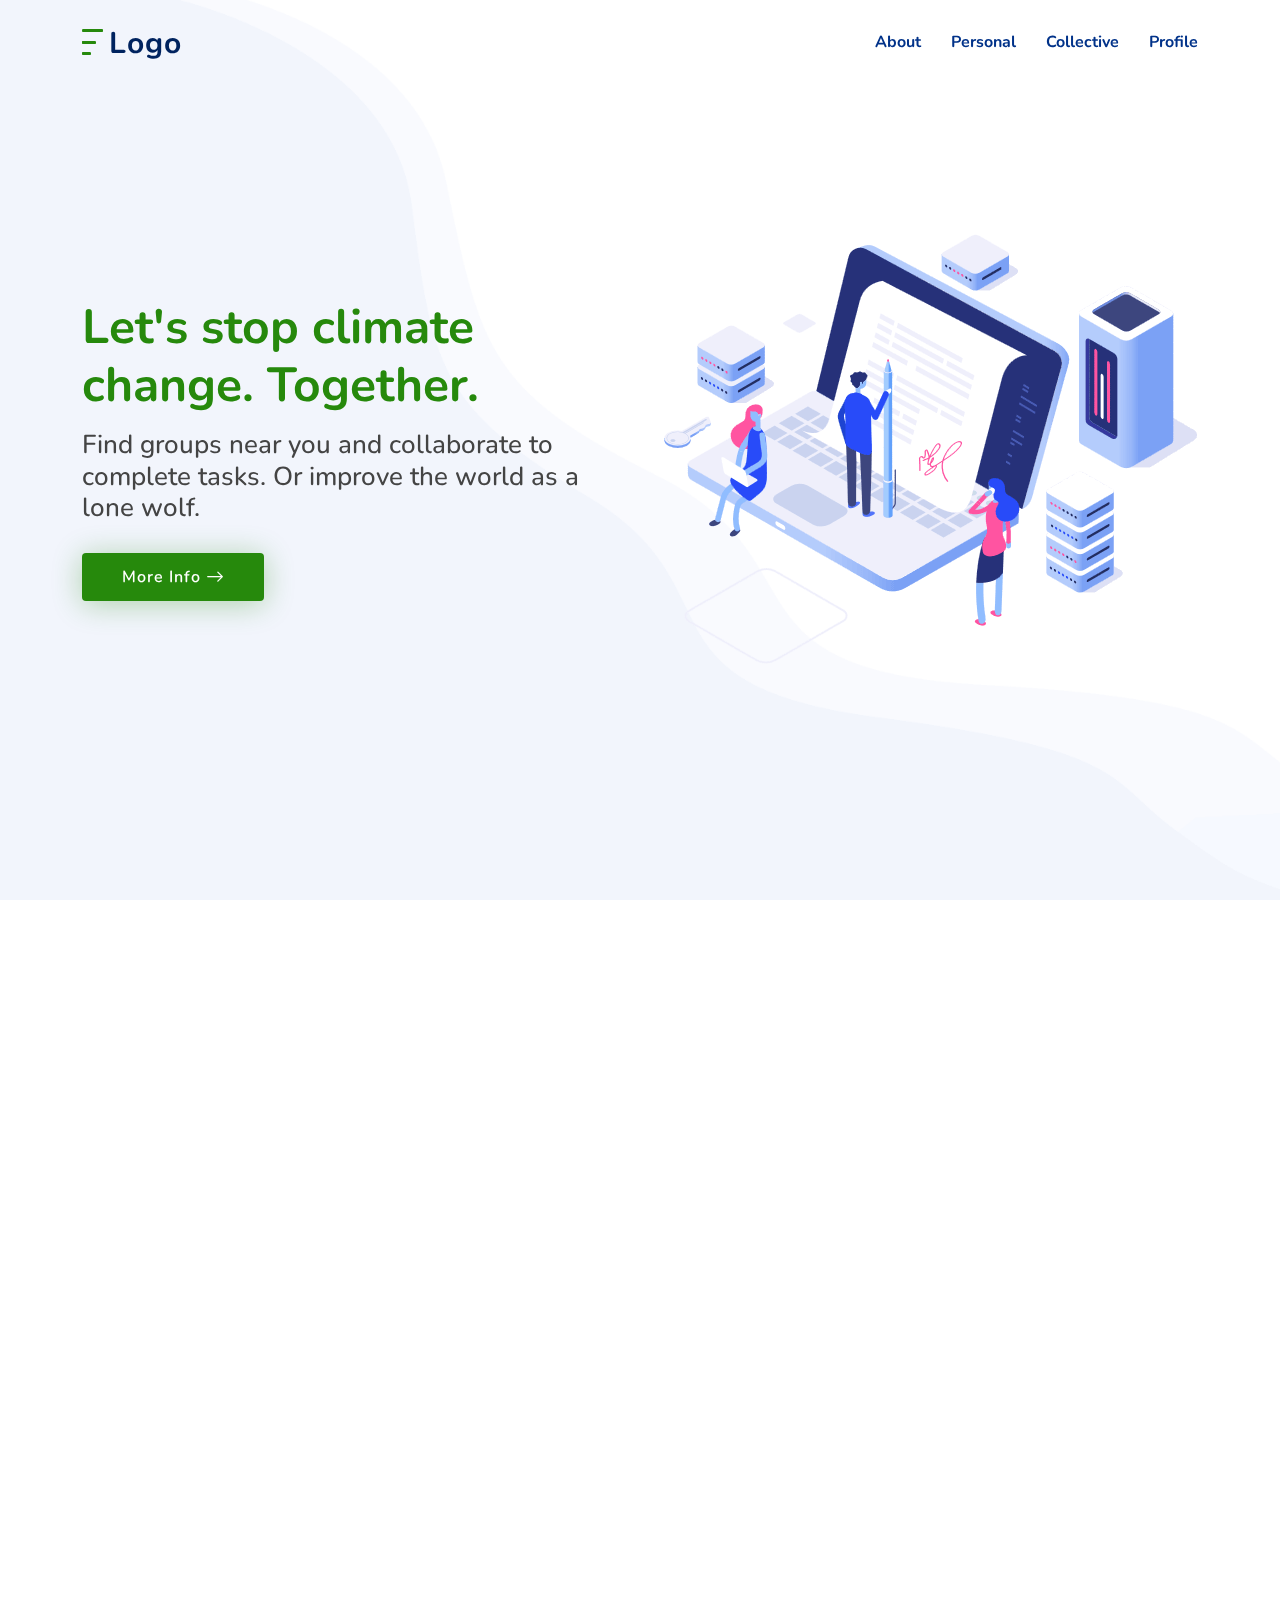
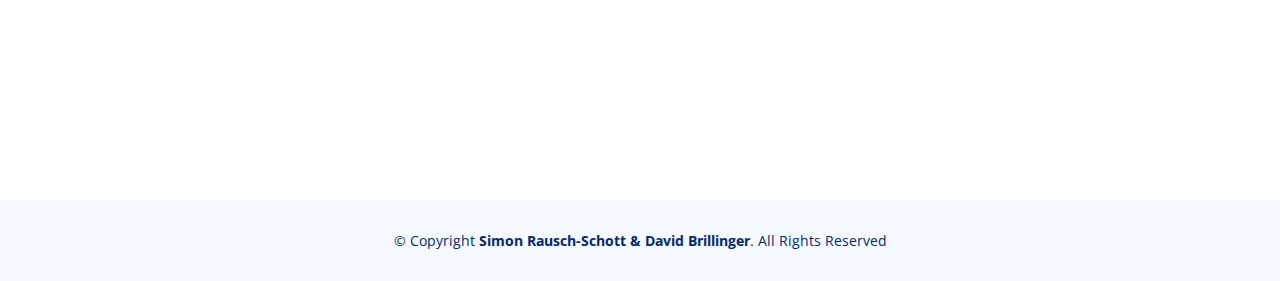
<file: index.html>
<!DOCTYPE html>
<html lang="en">

<head>
  <meta charset="utf-8">
  <meta content="width=device-width, initial-scale=1.0" name="viewport">

  <title>Home - Logo</title>
  <meta content="aaaaAAAAAHHHHH!" name="description">

  <meta content="" name="keywords">

  <!-- Favicons -->
  <link href="assets/img/favicon.png" rel="icon">
  <link href="assets/img/apple-touch-icon.png" rel="apple-touch-icon">

  <!-- Google Fonts -->
  <link href="https://fonts.googleapis.com/css?family=Open+Sans:300,300i,400,400i,600,600i,700,700i|Nunito:300,300i,400,400i,600,600i,700,700i|Poppins:300,300i,400,400i,500,500i,600,600i,700,700i" rel="stylesheet">

  <!-- Vendor CSS Files -->
  <link href="assets/vendor/bootstrap/css/bootstrap.min.css" rel="stylesheet">
  <link href="assets/vendor/bootstrap-icons/bootstrap-icons.css" rel="stylesheet">
  <link href="assets/vendor/aos/aos.css" rel="stylesheet">
  <link href="assets/vendor/remixicon/remixicon.css" rel="stylesheet">
  <link href="assets/vendor/swiper/swiper-bundle.min.css" rel="stylesheet">
  <link href="assets/vendor/glightbox/css/glightbox.min.css" rel="stylesheet">

  <!-- Template Main CSS File -->
  <link href="assets/css/style.css" rel="stylesheet">

</head>

<body>
  <!-- ======= Header ======= -->
  <header id="header" class="header fixed-top">
    <div class="container-fluid container-xl d-flex align-items-center justify-content-between">

      <a href="index.html" class="logo d-flex align-items-center">
        <img src="assets/img/logo_green.png" alt="">
        <span>Logo</span>
      </a>

      <nav id="navbar" class="navbar">
        <ul>
          <li><a class="nav-link scrollto" href="#about">About</a></li>
          <li><a class="nav-link scrollto" href="personal.html">Personal</a></li>
          <li><a class="nav-link scrollto" href="collective.html">Collective</a></li>
          <li><a class="nav-link scrollto" href="profile.html">Profile</a></li>
        </ul>
        <i class="bi bi-list mobile-nav-toggle"></i>
      </nav><!-- .navbar -->

    </div>
  </header><!-- End Header -->

  <!-- ======= Hero Section ======= -->
  <section id="hero" class="hero d-flex align-items-center">

    <div class="container">
      <div class="row">
        <div class="col-lg-6 d-flex flex-column justify-content-center">
          <h1 data-aos="fade-up">Let's stop climate change. Together.</h1>
          <h2 data-aos="fade-up" data-aos-delay="400">Find groups near you and collaborate to complete tasks. Or improve the world as a lone wolf.</h2>
          <div data-aos="fade-up" data-aos-delay="600">
            <div class="text-center text-lg-start">
              <a href="#about" class="btn-get-started scrollto d-inline-flex align-items-center justify-content-center align-self-center">
                <span>More Info</span>
                <i class="bi bi-arrow-right"></i>
              </a>
            </div>
          </div>
        </div>
        <div class="col-lg-6 hero-img" data-aos="zoom-out" data-aos-delay="200">
          <img src="assets/img/hero-img.png" class="img-fluid" alt="">
        </div>
      </div>
    </div>

  </section><!-- End Hero -->

  <main id="main">
    <!-- ======= About Section ======= -->
    <section id="about" class="about">

      <div class="container" data-aos="fade-up">
        <div class="row gx-0">

          <div class="col-lg-6 d-flex flex-column justify-content-center" data-aos="fade-up" data-aos-delay="200">
            <div class="content">
              <h3>What we do</h3>
              <h2>We encourage people to complete tasks, whether it's on their own or in groups</h2>
              <p>
                To do so we offer a platform where you can join groups to take action for a good cause. Those groups are restricted to a specific town or city, which means there can only be one group per city.
                <br>
                If there is no group for your town yet, you could be the one that's responsible for your town from now on. Just contact us, and we will create the group for you.
                <br><br>
                <strong>Groups</strong><br>
                Group admins can create events, such as "Collecting trash". <br>
                If you see an event you are interested in, feel free to join and participate.
              </p>

              <div class="text-center text-lg-start">
                <a href="collective.html" class="btn-read-more d-inline-flex align-items-center justify-content-center align-self-center">
                  <span>Collective</span>
                  <i class="bi bi-arrow-right"></i>
                </a>
              </div>

              <p>
                <br><br>
                <strong>Lone Wolf</strong><br>
                Apart from groups, you can also make a change on your own. By calculating your CO2 footprint we can give you tips for topics you might want to improve in.
              </p>

              <div class="text-center text-lg-start">
                <a href="personal.html" class="btn-read-more d-inline-flex align-items-center justify-content-center align-self-center">
                  <span>Personal</span>
                  <i class="bi bi-arrow-right"></i>
                </a>
              </div>

            </div>
          </div>

          <div class="col-lg-6 d-flex align-items-center" data-aos="zoom-out" data-aos-delay="200">
            <img src="assets/img/about.jpg" class="img-fluid" alt="">
          </div>

        </div>
      </div>

    </section><!-- End About Section -->

  </main><!-- End #main -->

  <!-- ======= Footer ======= -->
  <footer id="footer" class="footer">
    <div class="container">
      <div class="copyright">
        &copy; Copyright <strong><span>Simon Rausch-Schott & David Brillinger</span></strong>. All Rights Reserved
      </div>
    </div>
  </footer><!-- End Footer -->

  <a href="#" class="back-to-top d-flex align-items-center justify-content-center"><i class="bi bi-arrow-up-short"></i></a>

  <!-- Vendor JS Files -->
  <script src="assets/vendor/bootstrap/js/bootstrap.bundle.js"></script>
  <script src="assets/vendor/aos/aos.js"></script>
  <script src="assets/vendor/php-email-form/validate.js"></script>
  <script src="assets/vendor/swiper/swiper-bundle.min.js"></script>
  <script src="assets/vendor/purecounter/purecounter.js"></script>
  <script src="assets/vendor/isotope-layout/isotope.pkgd.min.js"></script>
  <script src="assets/vendor/glightbox/js/glightbox.min.js"></script>

  <!-- Template Main JS File -->
  <script src="assets/js/main.js"></script>

</body>

</html>
</file>
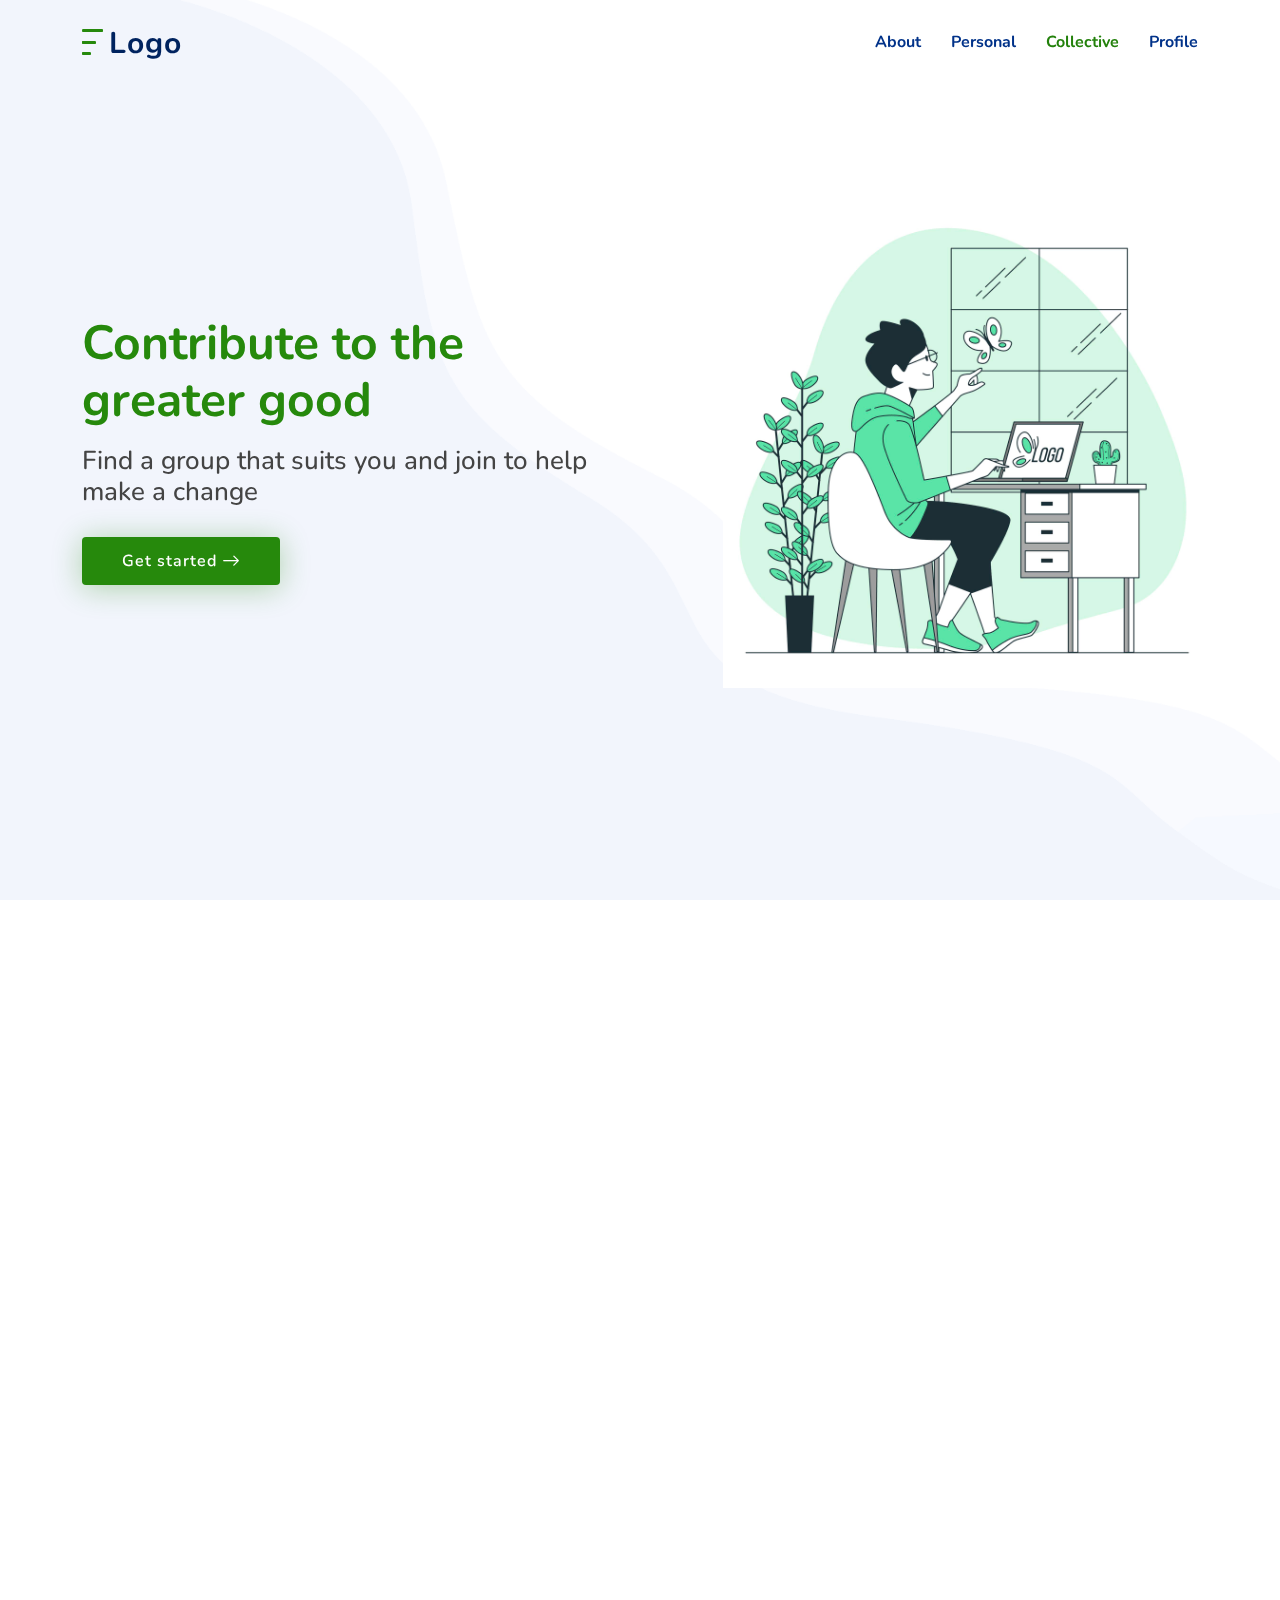
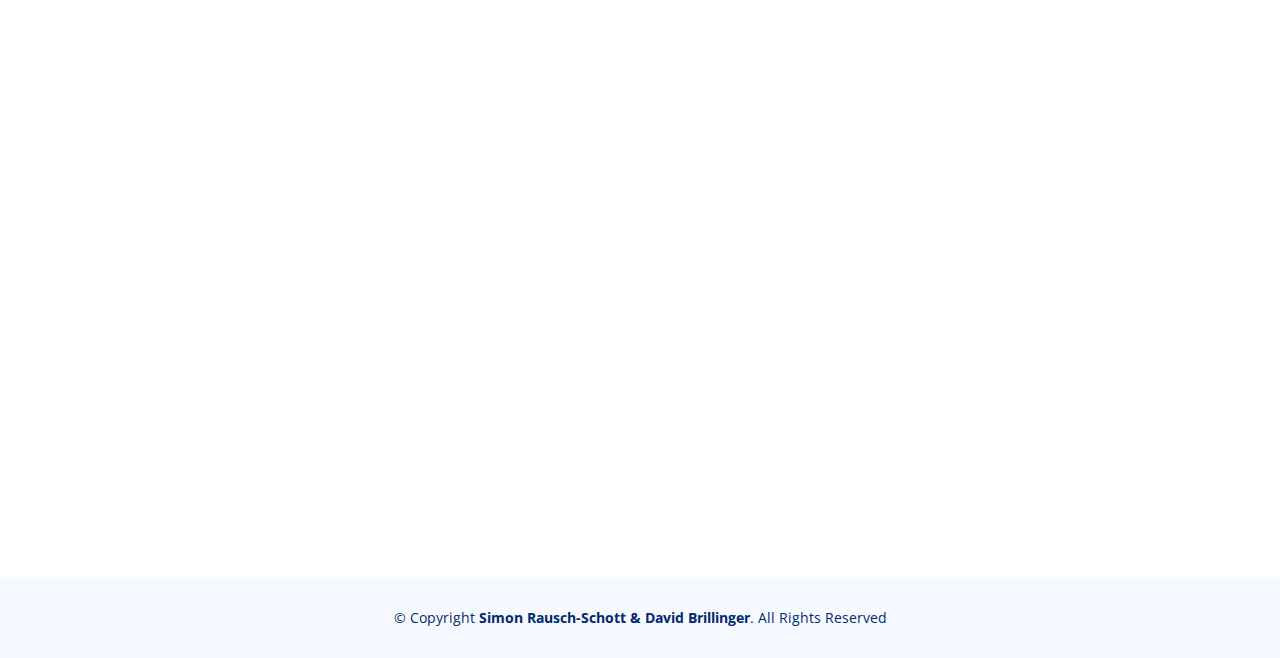
<file: collective.html>
<!DOCTYPE html>
<html lang="en">

<head>
  <meta charset="utf-8">
  <meta content="width=device-width, initial-scale=1.0" name="viewport">

  <title>Logo - Collective</title>
  <meta content="" name="description">

  <meta content="" name="keywords">

  <!-- Favicons -->
  <link href="assets/img/favicon.png" rel="icon">
  <link href="assets/img/apple-touch-icon.png" rel="apple-touch-icon">
  <link rel="stylesheet" href="https://use.fontawesome.com/releases/v5.15.4/css/all.css" integrity="sha384-DyZ88mC6Up2uqS4h/KRgHuoeGwBcD4Ng9SiP4dIRy0EXTlnuz47vAwmeGwVChigm" crossorigin="anonymous">

  <!-- Google Fonts -->
  <link href="https://fonts.googleapis.com/css?family=Open+Sans:300,300i,400,400i,600,600i,700,700i|Nunito:300,300i,400,400i,600,600i,700,700i|Poppins:300,300i,400,400i,500,500i,600,600i,700,700i" rel="stylesheet">

  <!-- Vendor CSS Files -->
  <link href="assets/vendor/bootstrap/css/bootstrap.min.css" rel="stylesheet">
  <link href="assets/vendor/bootstrap-icons/bootstrap-icons.css" rel="stylesheet">
  <link href="assets/vendor/aos/aos.css" rel="stylesheet">
  <link href="assets/vendor/remixicon/remixicon.css" rel="stylesheet">
  <link href="assets/vendor/swiper/swiper-bundle.min.css" rel="stylesheet">
  <link href="assets/vendor/glightbox/css/glightbox.min.css" rel="stylesheet">

  <!-- Template Main CSS File -->
  <link href="assets/css/style.css" rel="stylesheet">

</head>

<body>
  <!-- ======= Header ======= -->
  <header id="header" class="header fixed-top">
    <div class="container-fluid container-xl d-flex align-items-center justify-content-between">

      <a href="index.html" class="logo d-flex align-items-center">
        <img src="assets/img/logo_green.png" alt="">
        <span>Logo</span>
      </a>

      <nav id="navbar" class="navbar">
        <ul>
          <li><a class="nav-link scrollto" href="index.html#about">About</a></li>
          <li><a class="nav-link scrollto" href="personal.html">Personal</a></li>
          <li><a class="nav-link active scrollto" href="#">Collective</a></li>
          <li><a class="nav-link scrollto" href="profile.html">Profile</a></li>
        </ul>
        <i class="bi bi-list mobile-nav-toggle"></i>
      </nav><!-- .navbar -->

    </div>
  </header><!-- End Header -->

  <!-- ======= Hero Section ======= -->
  <section id="hero" class="hero d-flex align-items-center">

    <div class="container">
      <div class="row">
        <div class="col-lg-6 d-flex flex-column justify-content-center">
          <h1 data-aos="fade-up">Contribute to the greater good</h1>
          <h2 data-aos="fade-up" data-aos-delay="400">Find a group that suits you and join to help make a change</h2>
          <div data-aos="fade-up" data-aos-delay="600">
            <div class="text-center text-lg-start">
              <a href="#main" class="btn-get-started scrollto d-inline-flex align-items-center justify-content-center align-self-center">
                <span>Get started</span>
                <i class="bi bi-arrow-right"></i>
              </a>
            </div>
          </div>
        </div>
        <div class="col-lg-6 hero-img" data-aos="zoom-out" data-aos-delay="200">
          <img src="assets/img/collective_header.jpg" class="img-fluid" width="475">
        </div>
      </div>
    </div>

  </section><!-- End Hero -->

  <main id="main">
    <!-- Modal (PopUp)-->
    <div class="modal fade" id="submitGroupModal" tabindex="-1" aria-labelledby="submitGroupModalLabel" aria-hidden="true">
      <div class="modal-dialog">
        <div class="modal-content">
          <div class="modal-header">
            <h5 class="modal-title" id="exampleModalLabel">Submit new group</h5>
            <button type="button" class="btn-close" data-bs-dismiss="modal" aria-label="Close"></button>
          </div>
          <div class="modal-body">
            <!-- Insert Input fields like City, Admin, Groupname, etc. -->
            <div class="form-floating">
              <input id="region" type="text" class="form-control" placeholder="Region" value="Linz-Land">
              <label for="region">Region</label>
            </div>
            <div class="form-floating">
              <input id="name" type="text" class="form-control" placeholder="Name" value="Glorious LLs">
              <label for="name">Name</label>
            </div>

            <p class="text-muted">We are going to look into your submission and decide whether or not we will create your group.</p>
          </div>
          <div class="modal-footer">
            <button type="button" class="btn btn-secondary" data-bs-dismiss="modal">Cancel</button>
            <button type="button" class="btn btn-primary">Submit</button>
          </div>
        </div>
      </div>
    </div>

    <div class="container mt-5 mb-5" data-aos="zoom-in" data-aos-delay="120">
      <form>
        <div class="form-floating">
            <input type="text" class="form-control" placeholder="Your city" id="floatingInput" value="Linz">
            <label for="floatingInput">Your city</label>
        </div>
        <ul class="list-group">
          <li class="list-group-item d-flex justify-content-between align-items-center">
            <div class="fw-bold">4020, Linz</div>
            341 Teilnehmer
            <span class="badge bg-primary rounded-pill">14</span>
          </li>
          <li class="list-group-item d-flex justify-content-between align-items-center">
            <div class="fw-bold">4040, Linz-Urfahr</div>
            263 Teilnehmer
            <span class="badge bg-primary rounded-pill">5</span>
          </li>
          <li class="list-group-item">A third item</li>
          <li class="list-group-item">A fourth item</li>
          <li class="list-group-item">And a fifth one</li>
        </ul>
      </form>
      <br>
      <a href="#main" onclick="showModal('submitGroupModal')" class="link-primary">Can't find your city on the list? Submit a new group!</a>
      
      
    </div>
    <section id="chat" data-aos="fade-down" data-aos-delay="300">
      <div class="container">
        <img src="assets/img/chat.png">
      </div>
      <div class="container messagebox d-flex justify-content-between">
        <div class="d-flex">
          <i class="bi bi-camera-fill"></i>
          <p class="text-muted">Type something here...</p>
        </div>
        <div>
          <i class="fas fa-paper-plane"></i>
        </div>
      </div>
    </section>
    
  </main><!-- End #main -->

  <!-- ======= Footer ======= -->
  <footer id="footer" class="footer">
    <div class="container">
      <div class="copyright">
        &copy; Copyright <strong><span>Simon Rausch-Schott & David Brillinger</span></strong>. All Rights Reserved
      </div>
    </div>
  </footer><!-- End Footer -->

  <a href="#" class="back-to-top d-flex align-items-center justify-content-center"><i class="bi bi-arrow-up-short"></i></a>

  <!-- Vendor JS Files -->
  <script src="assets/vendor/bootstrap/js/bootstrap.bundle.js"></script>
  <script src="assets/vendor/aos/aos.js"></script>
  <script src="assets/vendor/php-email-form/validate.js"></script>
  <script src="assets/vendor/swiper/swiper-bundle.min.js"></script>
  <script src="assets/vendor/purecounter/purecounter.js"></script>
  <script src="assets/vendor/isotope-layout/isotope.pkgd.min.js"></script>
  <script src="assets/vendor/glightbox/js/glightbox.min.js"></script>

  <!-- Template Main JS File -->
  <script src="assets/js/main.js"></script>
  
</body>

</html>
</file>
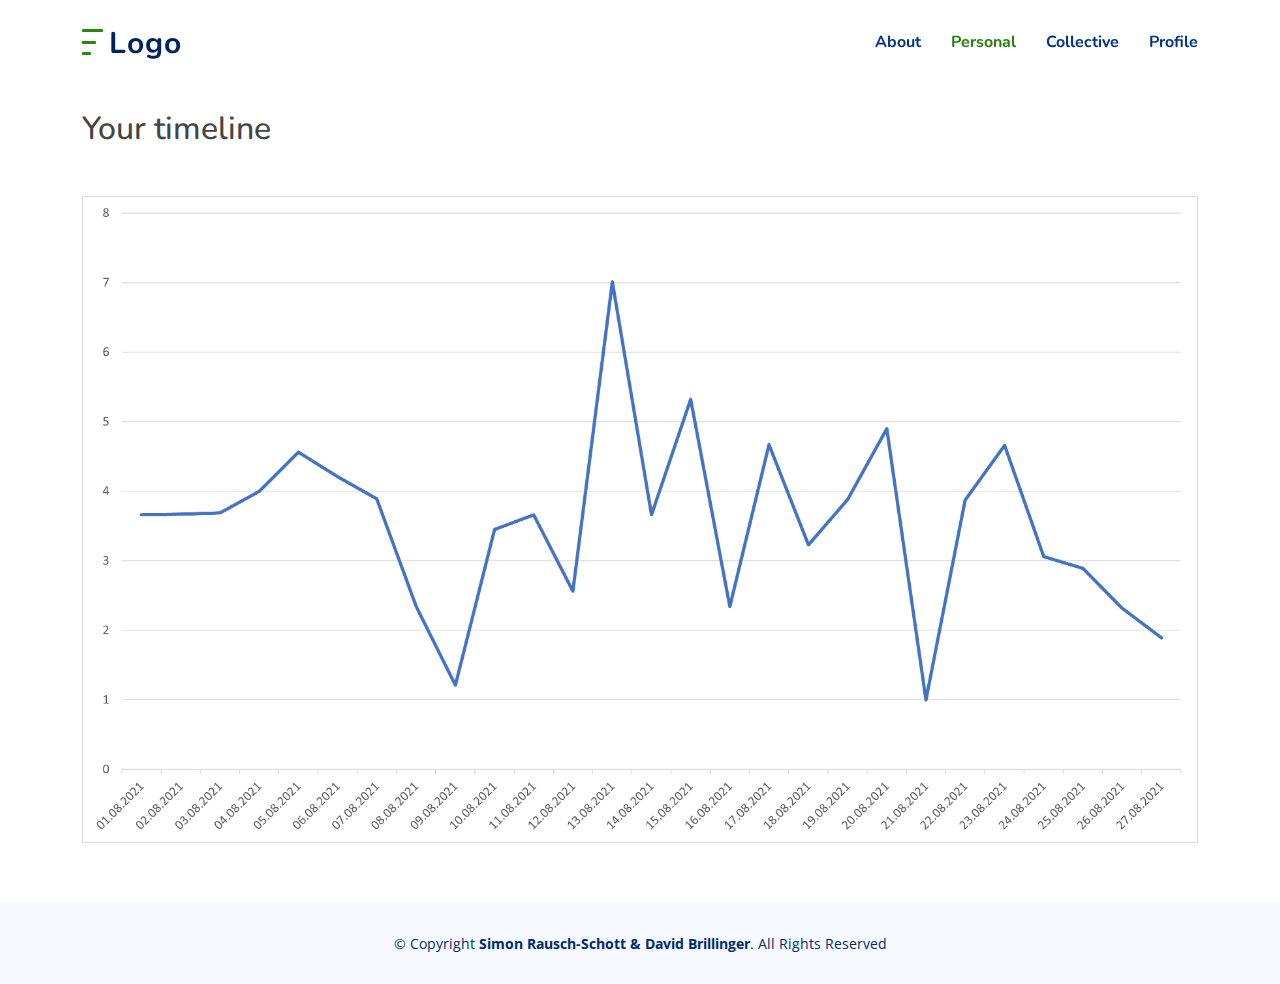
<file: personal-improve.html>
<!DOCTYPE html>
<html lang="en">

<head>
  <meta charset="utf-8">
  <meta content="width=device-width, initial-scale=1.0" name="viewport">

  <title>Logo - Personal</title>
  <meta content="" name="description">

  <meta content="" name="keywords">

  <!-- Favicons -->
  <link href="assets/img/favicon.png" rel="icon">
  <link href="assets/img/apple-touch-icon.png" rel="apple-touch-icon">

  <!-- Google Fonts -->
  <link href="https://fonts.googleapis.com/css?family=Open+Sans:300,300i,400,400i,600,600i,700,700i|Nunito:300,300i,400,400i,600,600i,700,700i|Poppins:300,300i,400,400i,500,500i,600,600i,700,700i" rel="stylesheet">

  <!-- Vendor CSS Files -->
  <link href="assets/vendor/bootstrap/css/bootstrap.min.css" rel="stylesheet">
  <link href="assets/vendor/bootstrap-icons/bootstrap-icons.css" rel="stylesheet">
  <link href="assets/vendor/aos/aos.css" rel="stylesheet">
  <link href="assets/vendor/remixicon/remixicon.css" rel="stylesheet">
  <link href="assets/vendor/swiper/swiper-bundle.min.css" rel="stylesheet">
  <link href="assets/vendor/glightbox/css/glightbox.min.css" rel="stylesheet">

  <!-- Template Main CSS File -->
  <link href="assets/css/style.css" rel="stylesheet">

</head>

<body>
  <!-- ======= Header ======= -->
  <header id="header" class="header fixed-top">
    <div class="container-fluid container-xl d-flex align-items-center justify-content-between">

      <a href="index.html" class="logo d-flex align-items-center">
        <img src="assets/img/logo_green.png" alt="logo">
        <span>Logo</span>
      </a>

      <nav id="navbar" class="navbar">
        <ul>
          <li><a class="nav-link scrollto" href="index.html#about">About</a></li>
          <li><a class="nav-link active scrollto" href="personal.html">Personal</a></li>
          <li><a class="nav-link scrollto" href="collective.html">Collective</a></li>
          <li><a class="nav-link scrollto" href="profile.html">Profile</a></li>
        </ul>
        <i class="bi bi-list mobile-nav-toggle"></i>
      </nav><!-- .navbar -->

    </div>
  </header><!-- End Header -->
  <main id="main">
    <section id="diagram">
        <div class="container">
            <h2 class="mb-5">Your timeline</h2>
            <img src="assets/img/Bild1.png" style="width: 100%;">
        </div>
    </section>
    
  </main><!-- End #main -->

  <!-- ======= Footer ======= -->
  <footer id="footer" class="footer">
    <div class="container">
      <div class="copyright">
        &copy; Copyright <strong><span>Simon Rausch-Schott & David Brillinger</span></strong>. All Rights Reserved
      </div>
    </div>
  </footer><!-- End Footer -->

  <a href="#" class="back-to-top d-flex align-items-center justify-content-center"><i class="bi bi-arrow-up-short"></i></a>

  <!-- Vendor JS Files -->
  <script src="assets/vendor/bootstrap/js/bootstrap.bundle.js"></script>
  <script src="assets/vendor/aos/aos.js"></script>
  <script src="assets/vendor/php-email-form/validate.js"></script>
  <script src="assets/vendor/swiper/swiper-bundle.min.js"></script>
  <script src="assets/vendor/purecounter/purecounter.js"></script>
  <script src="assets/vendor/isotope-layout/isotope.pkgd.min.js"></script>
  <script src="assets/vendor/glightbox/js/glightbox.min.js"></script>

  <!-- Template Main JS File -->
  <script src="assets/js/main.js"></script>

</body>

</html>
</file>
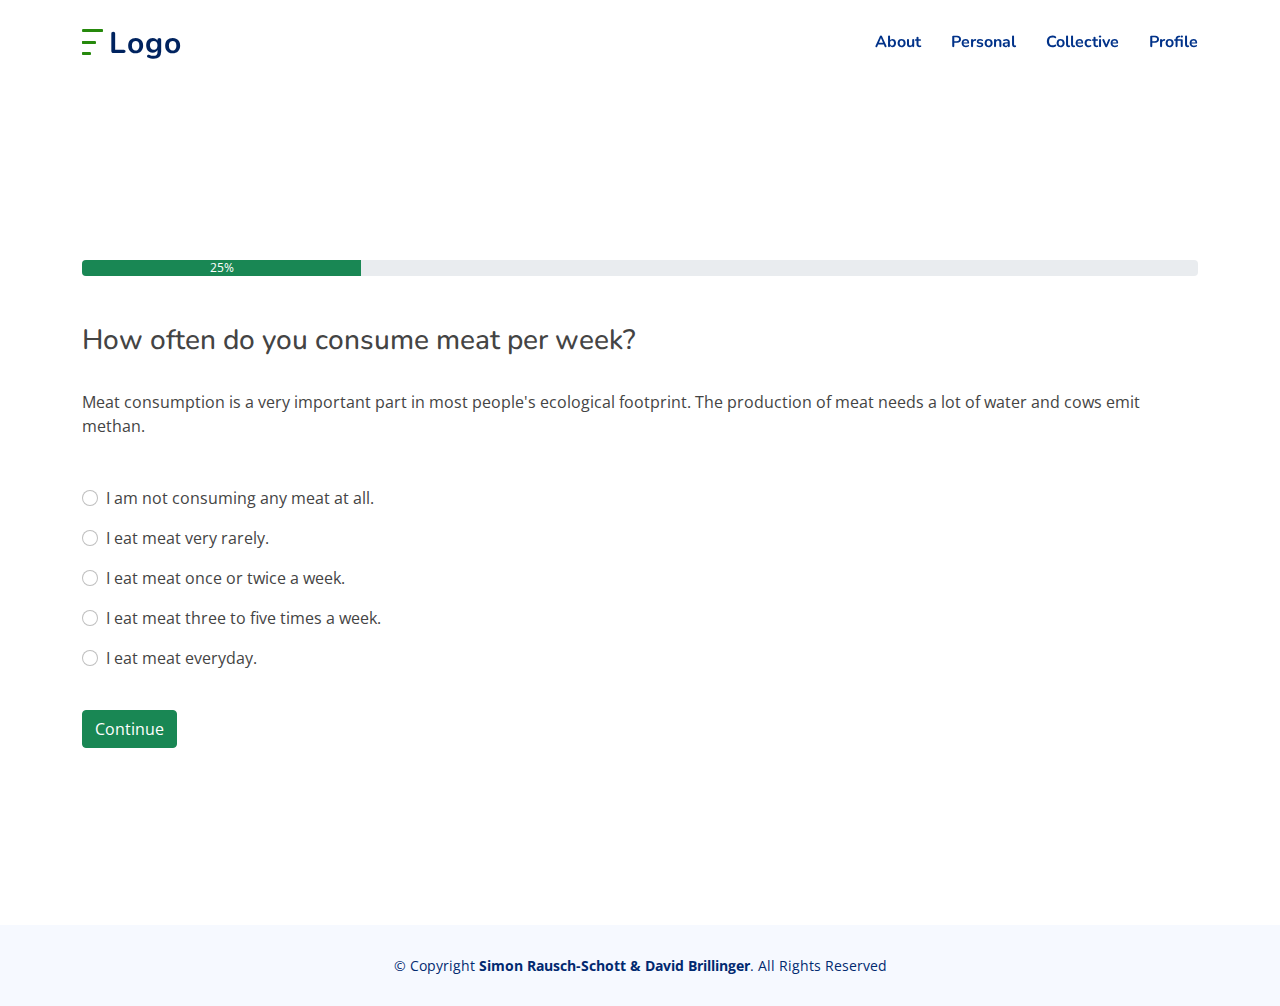
<file: personal-measure.html>
<!DOCTYPE html>
<html lang="en">

<head>
  <meta charset="utf-8">
  <meta content="width=device-width, initial-scale=1.0" name="viewport">

  <title>Personal - &ltNAME&gt</title>
  <meta content="aaaaAAAAAHHHHH!" name="description">

  <meta content="" name="keywords">

  <!-- Favicons -->
  <link href="assets/img/favicon.png" rel="icon">
  <link href="assets/img/apple-touch-icon.png" rel="apple-touch-icon">

  <!-- Google Fonts -->
  <link href="https://fonts.googleapis.com/css?family=Open+Sans:300,300i,400,400i,600,600i,700,700i|Nunito:300,300i,400,400i,600,600i,700,700i|Poppins:300,300i,400,400i,500,500i,600,600i,700,700i" rel="stylesheet">

  <!-- Vendor CSS Files -->
  <link href="assets/vendor/bootstrap/css/bootstrap.min.css" rel="stylesheet">
  <link href="assets/vendor/bootstrap-icons/bootstrap-icons.css" rel="stylesheet">
  <link href="assets/vendor/aos/aos.css" rel="stylesheet">
  <link href="assets/vendor/remixicon/remixicon.css" rel="stylesheet">
  <link href="assets/vendor/swiper/swiper-bundle.min.css" rel="stylesheet">
  <link href="assets/vendor/glightbox/css/glightbox.min.css" rel="stylesheet">

  <!-- Template Main CSS File -->
  <link href="assets/css/style.css" rel="stylesheet">

</head>

<body>
  <!-- ======= Header ======= -->
  <header id="header" class="header fixed-top">
    <div class="container-fluid container-xl d-flex align-items-center justify-content-between">

      <a href="index.html" class="logo d-flex align-items-center">
        <img src="assets/img/logo_green.png" alt="">
        <span>Logo</span>
      </a>

      <nav id="navbar" class="navbar">
        <ul>
          <li><a class="nav-link scrollto" href="#about">About</a></li>
          <li><a class="nav-link scrollto" href="personal.html">Personal</a></li>
          <li><a class="nav-link scrollto" href="collective.html">Collective</a></li>
          <li><a class="nav-link scrollto" href="profile.html">Profile</a></li>
        </ul>
        <i class="bi bi-list mobile-nav-toggle"></i>
      </nav><!-- .navbar -->

    </div>
  </header><!-- End Header -->
  <main id="main">
      <section id="calculator">
        <div class="container">
            <div class="progress">
                <div class="progress-bar bg-success" role="progressbar" style="width: 25%;" aria-valuenow="25" aria-valuemin="0" aria-valuemax="100">25%</div>
            </div>
            <form class="mt-5">
                <h3>How often do you consume meat per week?</h3>
                <br>
                <p>Meat consumption is a very important part in most people's ecological footprint. The production of meat needs a lot of water and cows emit methan.</p>
                <div class="form-group mt-5">
                    <div class="form-check mb-3">
                        <input class="form-check-input" type="radio" name="flexRadioDefault" id="flexRadioDefault1">
                        <label class="form-check-label" for="flexRadioDefault1">I am not consuming any meat at all.</label>
                    </div>
                    <div class="form-check mb-3">
                        <input class="form-check-input" type="radio" name="flexRadioDefault" id="flexRadioDefault1">
                        <label class="form-check-label" for="flexRadioDefault1">I eat meat very rarely.</label>
                    </div>
                    <div class="form-check mb-3">
                        <input class="form-check-input" type="radio" name="flexRadioDefault" id="flexRadioDefault1">
                        <label class="form-check-label" for="flexRadioDefault1">I eat meat once or twice a week.</label>
                    </div>
                    <div class="form-check mb-3">
                        <input class="form-check-input" type="radio" name="flexRadioDefault" id="flexRadioDefault1">
                        <label class="form-check-label" for="flexRadioDefault1">I eat meat three to five times a week.</label>
                    </div>
                    <div class="form-check mb-3">
                        <input class="form-check-input" type="radio" name="flexRadioDefault" id="flexRadioDefault1">
                        <label class="form-check-label" for="flexRadioDefault1">I eat meat everyday.</label>
                    </div>
                </div>
                <button class="btn btn-success mt-4" type="button">Continue</button>
            </form>
        </div>
      </section>
  </main>
  <!-- ======= Footer ======= -->
  <footer id="footer" class="footer">
    <div class="container">
      <div class="copyright">
        &copy; Copyright <strong><span>Simon Rausch-Schott & David Brillinger</span></strong>. All Rights Reserved
      </div>
    </div>
  </footer><!-- End Footer -->

  <a href="#" class="back-to-top d-flex align-items-center justify-content-center"><i class="bi bi-arrow-up-short"></i></a>

  <!-- Vendor JS Files -->
  <script src="assets/vendor/bootstrap/js/bootstrap.bundle.js"></script>
  <script src="assets/vendor/aos/aos.js"></script>
  <script src="assets/vendor/php-email-form/validate.js"></script>
  <script src="assets/vendor/swiper/swiper-bundle.min.js"></script>
  <script src="assets/vendor/purecounter/purecounter.js"></script>
  <script src="assets/vendor/isotope-layout/isotope.pkgd.min.js"></script>
  <script src="assets/vendor/glightbox/js/glightbox.min.js"></script>

  <!-- Template Main JS File -->
  <script src="assets/js/main.js"></script>

</body>

</html>
</file>
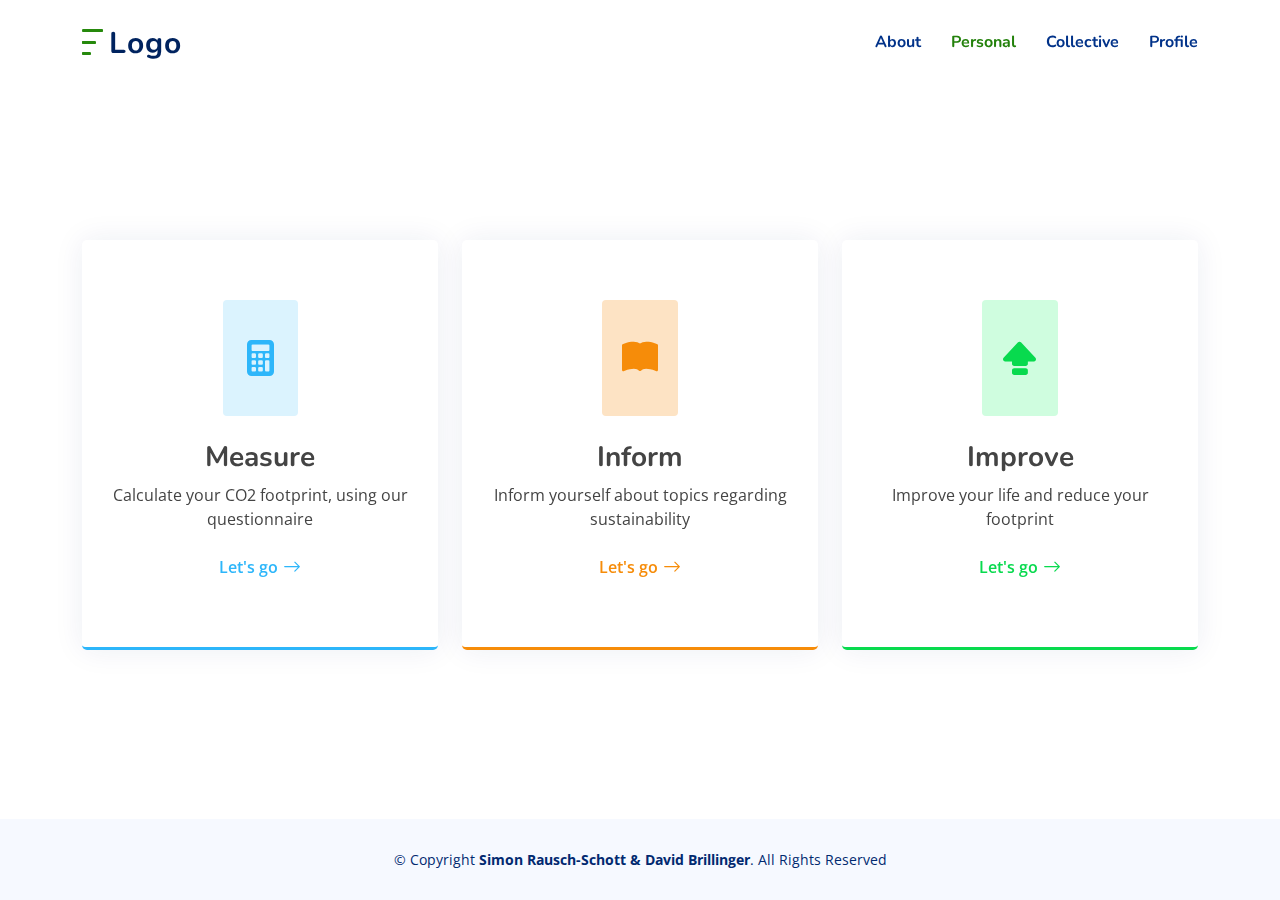
<file: personal.html>
<!DOCTYPE html>
<html lang="en">

<head>
  <meta charset="utf-8">
  <meta content="width=device-width, initial-scale=1.0" name="viewport">

  <title>Logo - Personal</title>
  <meta content="" name="description">

  <meta content="" name="keywords">

  <!-- Favicons -->
  <link href="assets/img/favicon.png" rel="icon">
  <link href="assets/img/apple-touch-icon.png" rel="apple-touch-icon">

  <!-- Google Fonts -->
  <link href="https://fonts.googleapis.com/css?family=Open+Sans:300,300i,400,400i,600,600i,700,700i|Nunito:300,300i,400,400i,600,600i,700,700i|Poppins:300,300i,400,400i,500,500i,600,600i,700,700i" rel="stylesheet">

  <!-- Vendor CSS Files -->
  <link href="assets/vendor/bootstrap/css/bootstrap.min.css" rel="stylesheet">
  <link href="assets/vendor/bootstrap-icons/bootstrap-icons.css" rel="stylesheet">
  <link href="assets/vendor/aos/aos.css" rel="stylesheet">
  <link href="assets/vendor/remixicon/remixicon.css" rel="stylesheet">
  <link href="assets/vendor/swiper/swiper-bundle.min.css" rel="stylesheet">
  <link href="assets/vendor/glightbox/css/glightbox.min.css" rel="stylesheet">

  <!-- Template Main CSS File -->
  <link href="assets/css/style.css" rel="stylesheet">

</head>

<body>
  <!-- ======= Header ======= -->
  <header id="header" class="header fixed-top">
    <div class="container-fluid container-xl d-flex align-items-center justify-content-between">

      <a href="index.html" class="logo d-flex align-items-center">
        <img src="assets/img/logo_green.png" alt="logo">
        <span>Logo</span>
      </a>

      <nav id="navbar" class="navbar">
        <ul>
          <li><a class="nav-link scrollto" href="index.html#about">About</a></li>
          <li><a class="nav-link active scrollto" href="#">Personal</a></li>
          <li><a class="nav-link scrollto" href="collective.html">Collective</a></li>
          <li><a class="nav-link scrollto" href="profile.html">Profile</a></li>
        </ul>
        <i class="bi bi-list mobile-nav-toggle"></i>
      </nav><!-- .navbar -->

    </div>
  </header><!-- End Header -->
  <main id="main">
    
    <!-- ======= Card Section ======= -->
  <section id="personals" class="personal mt-5">
    <div class="container">
      <div class="row gy-4">
        
        <div class="col-lg-4 col-md-6" data-aos="fade-up" data-aos-delay="200">
          <div class="personal-box blue">
            <i class="bi bi-calculator-fill icon"></i>
            <h3>Measure</h3>
            <p>Calculate your CO2 footprint, using our questionnaire</p>
            <a href="personal-measure.html" class="read-more"><span>Let's go</span> <i class="bi bi-arrow-right"></i></a>
          </div>
        </div>

        <div class="col-lg-4 col-md-6" data-aos="fade-up" data-aos-delay="300">
          <div class="personal-box orange">
            <i class="bi bi-book-fill icon"></i>
            <h3>Inform</h3>
            <p>Inform yourself about topics regarding sustainability</p>
            <a href="personal-inform.html" class="read-more"><span>Let's go</span> <i class="bi bi-arrow-right"></i></a>
          </div>
        </div>

        <div class="col-lg-4 col-md-6" data-aos="fade-up" data-aos-delay="400">
          <div class="personal-box green">
            <i class="bi bi-capslock-fill icon"></i>
            <h3>Improve</h3>
            <p>Improve your life and reduce your footprint</p>
            <a href="personal-improve.html" class="read-more"><span>Let's go</span> <i class="bi bi-arrow-right"></i></a>
          </div>
        </div>

      </div>
    </div>
    
  </section>

  </main><!-- End #main -->

  <!-- ======= Footer ======= -->
  <footer id="footer" class="footer footer-bottom">
    <div class="container">
      <div class="copyright">
        &copy; Copyright <strong><span>Simon Rausch-Schott & David Brillinger</span></strong>. All Rights Reserved
      </div>
    </div>
  </footer><!-- End Footer -->

  <a href="#" class="back-to-top d-flex align-items-center justify-content-center"><i class="bi bi-arrow-up-short"></i></a>

  <!-- Vendor JS Files -->
  <script src="assets/vendor/bootstrap/js/bootstrap.bundle.js"></script>
  <script src="assets/vendor/aos/aos.js"></script>
  <script src="assets/vendor/php-email-form/validate.js"></script>
  <script src="assets/vendor/swiper/swiper-bundle.min.js"></script>
  <script src="assets/vendor/purecounter/purecounter.js"></script>
  <script src="assets/vendor/isotope-layout/isotope.pkgd.min.js"></script>
  <script src="assets/vendor/glightbox/js/glightbox.min.js"></script>

  <!-- Template Main JS File -->
  <script src="assets/js/main.js"></script>

</body>

</html>
</file>
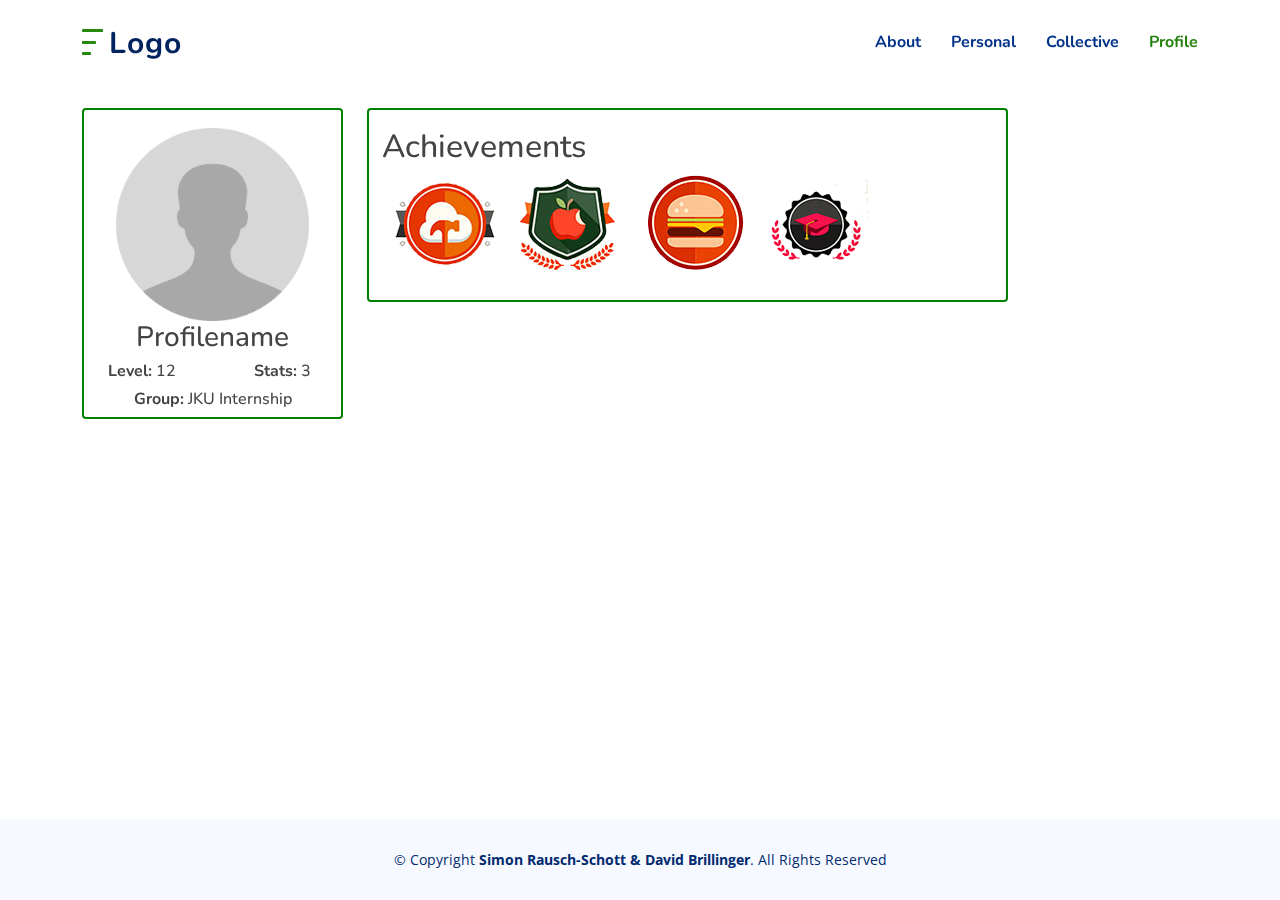
<file: profile.html>
<!DOCTYPE html>
<html lang="en">

<head>
  <meta charset="utf-8">
  <meta content="width=device-width, initial-scale=1.0" name="viewport">

  <title>Logo - Profile</title>
  <meta content="" name="description">

  <meta content="" name="keywords">

  <!-- Favicons -->
  <link href="assets/img/favicon.png" rel="icon">
  <link href="assets/img/apple-touch-icon.png" rel="apple-touch-icon">

  <!-- Google Fonts -->
  <link href="https://fonts.googleapis.com/css?family=Open+Sans:300,300i,400,400i,600,600i,700,700i|Nunito:300,300i,400,400i,600,600i,700,700i|Poppins:300,300i,400,400i,500,500i,600,600i,700,700i" rel="stylesheet">

  <!-- Vendor CSS Files -->
  <link href="assets/vendor/bootstrap/css/bootstrap.min.css" rel="stylesheet">
  <link href="assets/vendor/bootstrap-icons/bootstrap-icons.css" rel="stylesheet">
  <link href="assets/vendor/aos/aos.css" rel="stylesheet">
  <link href="assets/vendor/remixicon/remixicon.css" rel="stylesheet">
  <link href="assets/vendor/swiper/swiper-bundle.min.css" rel="stylesheet">
  <link href="assets/vendor/glightbox/css/glightbox.min.css" rel="stylesheet">

  <!-- Template Main CSS File -->
  <link href="assets/css/style.css" rel="stylesheet">

</head>

<body>
  <!-- ======= Header ======= -->
  <header id="header" class="header fixed-top">
    <div class="container-fluid container-xl d-flex align-items-center justify-content-between">

      <a href="index.html" class="logo d-flex align-items-center">
        <img src="assets/img/logo_green.png" alt="">
        <span>Logo</span>
      </a>

      <nav id="navbar" class="navbar">
        <ul>
          <li><a class="nav-link scrollto" href="index.html#about">About</a></li>
          <li><a class="nav-link scrollto" href="personal.html">Personal</a></li>
          <li><a class="nav-link scrollto" href="collective.html">Collective</a></li>
          <li><a class="nav-link scrollto active" href="#">Profile</a></li>
        </ul>
        <i class="bi bi-list mobile-nav-toggle"></i>
      </nav><!-- .navbar -->

    </div>
  </header><!-- End Header -->

  <main id="main">
    <section class="mt-5">
      <div class="container">
        <div class="row">
          <div class="col-3">
            <div id="profile-card" data-aos="fade-up" data-aos-delay="100">
              <img src="assets/img/profile.png" width="75%">
              <h3>Profilename</h3>

              <div class="row">
                <div class="col">
                  <h6><strong>Level:</strong> 12</h6>
                </div>

                <div class="col">
                  <h6><strong>Stats:</strong> 3</h6>
                </div>
              </div>

              <h6><strong>Group:</strong> JKU Internship</h6>
            </div>
          </div>
          <div class="col-7">
            <div id="achievements-card" data-aos="fade-up" data-aos-delay="200">
              <h2>Achievements</h2>
              <ul id="badge-list" class="horizontal">
                <li>
                  <img src="assets/img/achievements/badge1.png">
                </li>

                <li>
                  <img src="assets/img/achievements/badge2.png">
                </li>

                <li>
                  <img src="assets/img/achievements/badge3.png">
                </li>

                <li>
                  <img src="assets/img/achievements/badge4.png">
                </li>
              </ul>
            </div>
          </div>
        </div>
      </div>
    </section>


  </main><!-- End #main -->

  <!-- ======= Footer ======= -->
  <footer id="footer" class="footer footer-bottom">
    <div class="container">
      <div class="copyright">
        &copy; Copyright <strong><span>Simon Rausch-Schott & David Brillinger</span></strong>. All Rights Reserved
      </div>
    </div>
  </footer><!-- End Footer -->

  <a href="#" class="back-to-top d-flex align-items-center justify-content-center"><i class="bi bi-arrow-up-short"></i></a>

  <!-- Vendor JS Files -->
  <script src="assets/vendor/bootstrap/js/bootstrap.bundle.js"></script>
  <script src="assets/vendor/aos/aos.js"></script>
  <script src="assets/vendor/php-email-form/validate.js"></script>
  <script src="assets/vendor/swiper/swiper-bundle.min.js"></script>
  <script src="assets/vendor/purecounter/purecounter.js"></script>
  <script src="assets/vendor/isotope-layout/isotope.pkgd.min.js"></script>
  <script src="assets/vendor/glightbox/js/glightbox.min.js"></script>

  <!-- Template Main JS File -->
  <script src="assets/js/main.js"></script>

</body>

</html>
</file>
<file: assets/css/style.css>
/**
* Template Name: FlexStart - v1.4.0
* Template URL: https://bootstrapmade.com/flexstart-bootstrap-startup-template/
* Author: BootstrapMade.com
* License: https://bootstrapmade.com/license/
*/

/*--------------------------------------------------------------
# General
--------------------------------------------------------------*/
:root {
  scroll-behavior: smooth;
}

body {
  font-family: "Open Sans", sans-serif;
  color: #444444;
}

a {
  color: #4154f1;
  text-decoration: none;
}

a:hover {
  color: #717ff5;
  text-decoration: none;
}

h1, h2, h3, h4, h5, h6 {
  font-family: "Nunito", sans-serif;
}

/*--------------------------------------------------------------
# Sections
--------------------------------------------------------------*/
section {
  padding: 60px 0;
  overflow: hidden;
}

.section-header {
  text-align: center;
  padding-bottom: 40px;
}

.section-header h2 {
  font-size: 13px;
  letter-spacing: 1px;
  font-weight: 700;
  margin: 0;
  color: #4154f1;
  text-transform: uppercase;
}

.section-header p {
  margin: 10px 0 0 0;
  padding: 0;
  font-size: 38px;
  line-height: 42px;
  font-weight: 700;
  color: #012970;
}

@media (max-width: 768px) {
  .section-header p {
    font-size: 28px;
    line-height: 32px;
  }
}

/*--------------------------------------------------------------
# Breadcrumbs
--------------------------------------------------------------*/
.breadcrumbs {
  padding: 15px 0;
  background: #012970;
  min-height: 40px;
  margin-top: 82px;
  color: #fff;
}

@media (max-width: 992px) {
  .breadcrumbs {
    margin-top: 57px;
  }
}

.breadcrumbs h2 {
  font-size: 28px;
  font-weight: 500;
}

.breadcrumbs ol {
  display: flex;
  flex-wrap: wrap;
  list-style: none;
  padding: 0 0 10px 0;
  margin: 0;
  font-size: 14px;
}

.breadcrumbs ol a {
  color: #fff;
  transition: 0.3s;
}

.breadcrumbs ol a:hover {
  text-decoration: underline;
}

.breadcrumbs ol li + li {
  padding-left: 10px;
}

.breadcrumbs ol li + li::before {
  display: inline-block;
  padding-right: 10px;
  color: #8894f6;
  content: "/";
}

/*--------------------------------------------------------------
# Back to top button
--------------------------------------------------------------*/
.back-to-top {
  position: fixed;
  visibility: hidden;
  opacity: 0;
  right: 15px;
  bottom: 15px;
  z-index: 99999;
  background: #26890C;
  width: 40px;
  height: 40px;
  border-radius: 4px;
  transition: all 0.4s;
}

.back-to-top i {
  font-size: 24px;
  color: #fff;
  line-height: 0;
}

.back-to-top:hover {
  background: rgb(41, 151, 13);
  color: #fff;
}

.back-to-top.active {
  visibility: visible;
  opacity: 1;
}

/*--------------------------------------------------------------
# Disable aos animation delay on mobile devices
--------------------------------------------------------------*/
@media screen and (max-width: 768px) {
  [data-aos-delay] {
    transition-delay: 0 !important;
  }
}

/*--------------------------------------------------------------
# Header
--------------------------------------------------------------*/
.header {
  transition: all 0.5s;
  z-index: 997;
  padding: 20px 0;
}

.header.header-scrolled {
  background: #fff;
  padding: 15px 0;
  box-shadow: 0px 2px 20px rgba(1, 41, 112, 0.1);
}

.header .logo {
  line-height: 0;
}

.header .logo img {
  max-height: 40px;
  margin-right: 6px;
}

.header .logo span {
  font-size: 30px;
  font-weight: 700;
  letter-spacing: 1px;
  color: rgb(0, 35, 95);
  font-family: "Nunito", sans-serif;
  margin-top: 3px;
}

/*--------------------------------------------------------------
# Navigation Menu
--------------------------------------------------------------*/
/**
* Desktop Navigation 
*/
.navbar {
  padding: 0;
}

.navbar ul {
  margin: 0;
  padding: 0;
  display: flex;
  list-style: none;
  align-items: center;
}

.navbar li {
  position: relative;
}

.navbar a, .navbar a:focus {
  display: flex;
  align-items: center;
  justify-content: space-between;
  padding: 10px 0 10px 30px;
  font-family: "Nunito", sans-serif;
  font-size: 16px;
  font-weight: 700;
  color: #013289;
  white-space: nowrap;
  transition: 0.3s;
}

.navbar a i, .navbar a:focus i {
  font-size: 12px;
  line-height: 0;
  margin-left: 5px;
}

.navbar a:hover, .navbar .active, .navbar .active:focus, .navbar li:hover > a {
  color: #23810b;
}

.navbar .getstarted {
  background: #4154f1;
  padding: 8px 20px;
  margin-left: 30px;
  border-radius: 4px;
  color: #fff;
}

.navbar .getstarted:hover {
  color: #fff;
  background: #5969f3;
}

.navbar .dropdown ul {
  display: block;
  position: absolute;
  left: 14px;
  top: calc(100% + 30px);
  margin: 0;
  padding: 10px 0;
  z-index: 99;
  opacity: 0;
  visibility: hidden;
  background: #fff;
  box-shadow: 0px 0px 30px rgba(127, 137, 161, 0.25);
  transition: 0.3s;
  border-radius: 4px;
}

.navbar .dropdown ul li {
  min-width: 200px;
}

.navbar .dropdown ul a {
  padding: 10px 20px;
  font-size: 15px;
  text-transform: none;
  font-weight: 600;
}

.navbar .dropdown ul a i {
  font-size: 12px;
}

.navbar .dropdown ul a:hover, .navbar .dropdown ul .active:hover, .navbar .dropdown ul li:hover > a {
  color: #4154f1;
}

.navbar .dropdown:hover > ul {
  opacity: 1;
  top: 100%;
  visibility: visible;
}

.navbar .dropdown .dropdown ul {
  top: 0;
  left: calc(100% - 30px);
  visibility: hidden;
}

.navbar .dropdown .dropdown:hover > ul {
  opacity: 1;
  top: 0;
  left: 100%;
  visibility: visible;
}

@media (max-width: 1366px) {
  .navbar .dropdown .dropdown ul {
    left: -90%;
  }
  .navbar .dropdown .dropdown:hover > ul {
    left: -100%;
  }
}

/**
* Mobile Navigation 
*/
.mobile-nav-toggle {
  color: #012970;
  font-size: 28px;
  cursor: pointer;
  display: none;
  line-height: 0;
  transition: 0.5s;
}

.mobile-nav-toggle.bi-x {
  color: #fff;
}

@media (max-width: 991px) {
  .mobile-nav-toggle {
    display: block;
  }
  .navbar ul {
    display: none;
  }
}

.navbar-mobile {
  position: fixed;
  overflow: hidden;
  top: 0;
  right: 0;
  left: 0;
  bottom: 0;
  background: rgba(1, 22, 61, 0.9);
  transition: 0.3s;
}

.navbar-mobile .mobile-nav-toggle {
  position: absolute;
  top: 15px;
  right: 15px;
}

.navbar-mobile ul {
  display: block;
  position: absolute;
  top: 55px;
  right: 15px;
  bottom: 15px;
  left: 15px;
  padding: 10px 0;
  border-radius: 10px;
  background-color: #fff;
  overflow-y: auto;
  transition: 0.3s;
}

.navbar-mobile a {
  padding: 10px 20px;
  font-size: 15px;
  color: #012970;
}

.navbar-mobile a:hover, .navbar-mobile .active, .navbar-mobile li:hover > a {
  color: #4154f1;
}

.navbar-mobile .getstarted {
  margin: 15px;
}

.navbar-mobile .dropdown ul {
  position: static;
  display: none;
  margin: 10px 20px;
  padding: 10px 0;
  z-index: 99;
  opacity: 1;
  visibility: visible;
  background: #fff;
  box-shadow: 0px 0px 30px rgba(127, 137, 161, 0.25);
}

.navbar-mobile .dropdown ul li {
  min-width: 200px;
}

.navbar-mobile .dropdown ul a {
  padding: 10px 20px;
}

.navbar-mobile .dropdown ul a i {
  font-size: 12px;
}

.navbar-mobile .dropdown ul a:hover, .navbar-mobile .dropdown ul .active:hover, .navbar-mobile .dropdown ul li:hover > a {
  color: #4154f1;
}

.navbar-mobile .dropdown > .dropdown-active {
  display: block;
}

/*--------------------------------------------------------------
# Hero Section
--------------------------------------------------------------*/
.hero {
  width: 100%;
  height: 100vh;
  background: url(../img/hero-bg.png) top center no-repeat;
  background-size: cover;
}

.hero h1 {
  margin: 0;
  font-size: 48px;
  font-weight: 700;
  color: #26890C;
}

.hero h2 {
  color: #444444;
  margin: 15px 0 0 0;
  font-size: 26px;
}

.hero .btn-get-started {
  margin-top: 30px;
  line-height: 0;
  padding: 15px 40px;
  border-radius: 4px;
  transition: 0.5s;
  color: #fff;
  background: #26890C;
  box-shadow: 0px 3px 30px #25890c54;
}

.hero .btn-get-started span {
  font-family: "Nunito", sans-serif;
  font-weight: 600;
  font-size: 16px;
  letter-spacing: 1px;
}

.hero .btn-get-started i {
  margin-left: 5px;
  font-size: 18px;
  transition: 0.3s;
}

.hero .btn-get-started:hover i {
  transform: translateX(5px);
}

.hero .hero-img {
  text-align: right;
}

@media (min-width: 1024px) {
  .hero {
    background-attachment: fixed;
  }
}

@media (max-width: 991px) {
  .hero {
    height: auto;
    padding: 120px 0 60px 0;
  }
  .hero .hero-img {
    text-align: center;
    margin-top: 80px;
  }
  .hero .hero-img img {
    width: 80%;
  }
}

@media (max-width: 768px) {
  .hero {
    text-align: center;
  }
  .hero h1 {
    font-size: 32px;
  }
  .hero h2 {
    font-size: 24px;
  }
  .hero .hero-img img {
    width: 100%;
  }
}

/*--------------------------------------------------------------
# Index Page
--------------------------------------------------------------*/
/*--------------------------------------------------------------
# About
--------------------------------------------------------------*/
.about .content {
  background-color: #f6f9ff;
  padding: 40px;
}

.about h3 {
  font-size: 14px;
  font-weight: 700;
  color: #26890C;
  text-transform: uppercase;
}

.about h2 {
  font-size: 24px;
  font-weight: 700;
  color: #012970;
}

.about p {
  margin: 15px 0 30px 0;
  line-height: 24px;
}

.about .btn-read-more {
  line-height: 0;
  padding: 15px 40px;
  border-radius: 4px;
  transition: 0.5s;
  color: #fff;
  background: #26890C;
  box-shadow: 0px 3px 30px #25890c54;
}

.about .btn-read-more span {
  font-family: "Nunito", sans-serif;
  font-weight: 600;
  font-size: 16px;
  letter-spacing: 1px;
}

.about .btn-read-more i {
  margin-left: 5px;
  font-size: 18px;
  transition: 0.3s;
}

.about .btn-read-more:hover i {
  transform: translateX(5px);
}



/*--------------------------------------------------------------
# Footer
--------------------------------------------------------------*/
.footer {
  background: #f6f9ff;
  padding: 0 0 30px 0;
  font-size: 14px;
}

.footer .copyright {
  text-align: center;
  padding-top: 30px;
  color: #012970;
}

.footer .credits {
  padding-top: 10px;
  text-align: center;
  font-size: 13px;
  color: #012970;
}

.footer-bottom {
  width: 100%;
  position: absolute;
  bottom: 0;
  left: 0;
}


/*--------------------------------------------------------------
# Personal
--------------------------------------------------------------*/

#personals {
  padding-top: 15%;
}


.personal .personal-box {
  box-shadow: 0px 0 30px rgba(1, 41, 112, 0.08);
  height: 100%;
  padding: 60px 30px;
  text-align: center;
  transition: 0.3s;
  border-radius: 5px;
}

.personal .personal-box .icon {
  font-size: 36px;
  padding: 40px 20px;
  border-radius: 4px;
  position: relative;
  margin-bottom: 25px;
  display: inline-block;
  line-height: 0;
  transition: 0.3s;
}

.personal .personal-box h3 {
  color: #444444;
  font-weight: 700;
}

.personal .personal-box .read-more {
  display: inline-flex;
  align-items: center;
  justify-content: center;
  font-weight: 600;
  font-size: 16px;
  padding: 8px 20px;
}

.personal .personal-box .read-more i {
  line-height: 0;
  margin-left: 5px;
  font-size: 18px;
}

.personal .personal-box.blue {
  border-bottom: 3px solid #2db6fa;
}

.personal .personal-box.blue .icon {
  color: #2db6fa;
  background: #dbf3fe;
}

.personal .personal-box.blue .read-more {
  color: #2db6fa;
}

.personal .personal-box.blue:hover {
  background: #2db6fa;
}

.personal .personal-box.orange {
  border-bottom: 3px solid #f68c09;
}

.personal .personal-box.orange .icon {
  color: #f68c09;
  background: #fde3c4;
}

.personal .personal-box.orange .read-more {
  color: #f68c09;
}

.personal .personal-box.orange:hover {
  background: #f68c09;
}

.personal .personal-box.green {
  border-bottom: 3px solid #08da4e;
}

.personal .personal-box.green .icon {
  color: #08da4e;
  background: #cffddf;
}

.personal .personal-box.green .read-more {
  color: #08da4e;
}

.personal .personal-box.green:hover {
  background: #08da4e;
}

.personal .personal-box.red {
  border-bottom: 3px solid #e9222c;
}

.personal .personal-box.red .icon {
  color: #e9222c;
  background: #fef7f8;
}

.personal .personal-box.red .read-more {
  color: #e9222c;
}

.personal .personal-box.red:hover {
  background: #e9222c;
}

.personal .personal-box.purple {
  border-bottom: 3px solid #b50edf;
}

.personal .personal-box.purple .icon {
  color: #b50edf;
  background: #f8e4fd;
}

.personal .personal-box.purple .read-more {
  color: #b50edf;
}

.personal .personal-box.purple:hover {
  background: #b50edf;
}

.personal .personal-box.pink {
  border-bottom: 3px solid #f51f9c;
}

.personal .personal-box.pink .icon {
  color: #f51f9c;
  background: #feecf7;
}

.personal .personal-box.pink .read-more {
  color: #f51f9c;
}

.personal .personal-box.pink:hover {
  background: #f51f9c;
}

.personal .personal-box:hover h3, .personal .personal-box:hover p, .personal .personal-box:hover .read-more {
  color: #fff;
}

.personal .personal-box:hover .icon {
  background: #fff;
}
.form-floating input {
  border-bottom-left-radius: 0;
  border-bottom-right-radius: 0;
}
.list-group-item:first-child {
  border-top-left-radius: 0;
  border-top-right-radius: 0;
  border-top: none;
}
/*--------------------------------------------------------------
# Personal - measure.html
--------------------------------------------------------------*/
#calculator {
  height: 925px;
}
#calculator .container{
  margin-top: 200px;
}
/*--------------------------------------------------------------
# Personal - inform.html
--------------------------------------------------------------*/
#inform {
  height: 1200px;
}
/*--------------------------------------------------------------
# Personal - improve.html
--------------------------------------------------------------*/
#diagram {
  margin-top: 50px;
}
/*--------------------------------------------------------------
# Collective
--------------------------------------------------------------*/
#chat .container{
  border: 1px solid grey;
  border-radius: 3px;
  height: 700px;
  border-bottom-left-radius: 0;
  border-bottom-right-radius: 0;
}
#chat .messagebox {
  height: 50px;
  border: 1px solid grey;
  border-radius: 3px;
  border-top: none;
  border-top-left-radius: 0;
  border-top-right-radius: 0;
}
.messagebox i {
  font-size: 30px;
  line-height: 50px;
}
.messagebox div p {
  line-height: 50px;
  margin-left: 20px;
}
/*--------------------------------------------------------------
# Profile
--------------------------------------------------------------*/

#profile-card {
  width: 100%;
  text-align: center;

  border: 2px solid green;
  border-radius: 4px;

  padding-top: 2vh;
}

#achievements-card {
  width: 100%;
  text-align: left;
  
  border: 2px solid green;
  border-radius: 4px;
  
  padding: 2vh 1vw 2vh 1vw;
}

#badge-list {
  padding: 0px;
  ;
}

#badge-list li{
  list-style-type: none;
}

ul.horizontal,
ul.horizontal li {
    margin: 0;
    padding: 0;
}
ul.horizontal {
    list-style-type: none;
    overflow: auto;
    margin: 0 auto;
}
ul.horizontal li {
    float: left;
    width: 99px;
    height: 99px;
    margin: 0 1vw 1vh 1vw;
    text-align: center;
    color: white;
}
</file>
